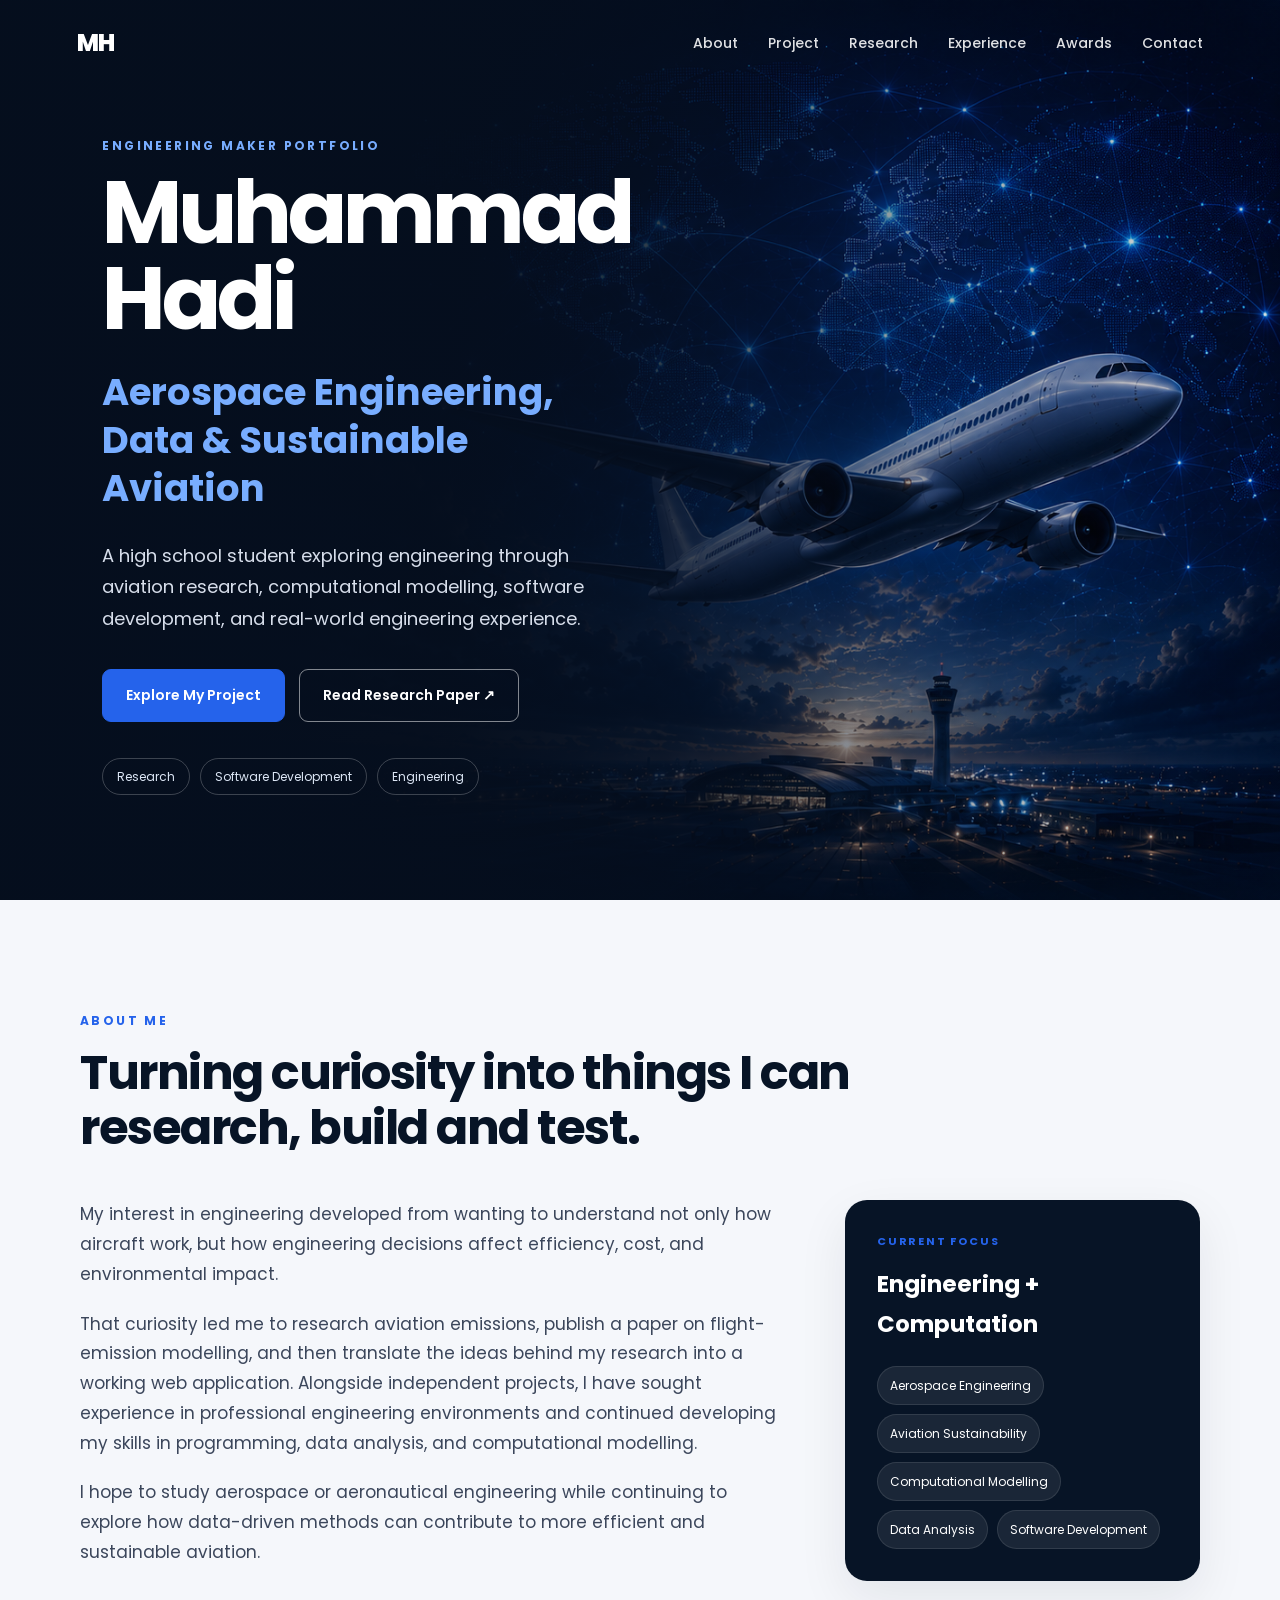
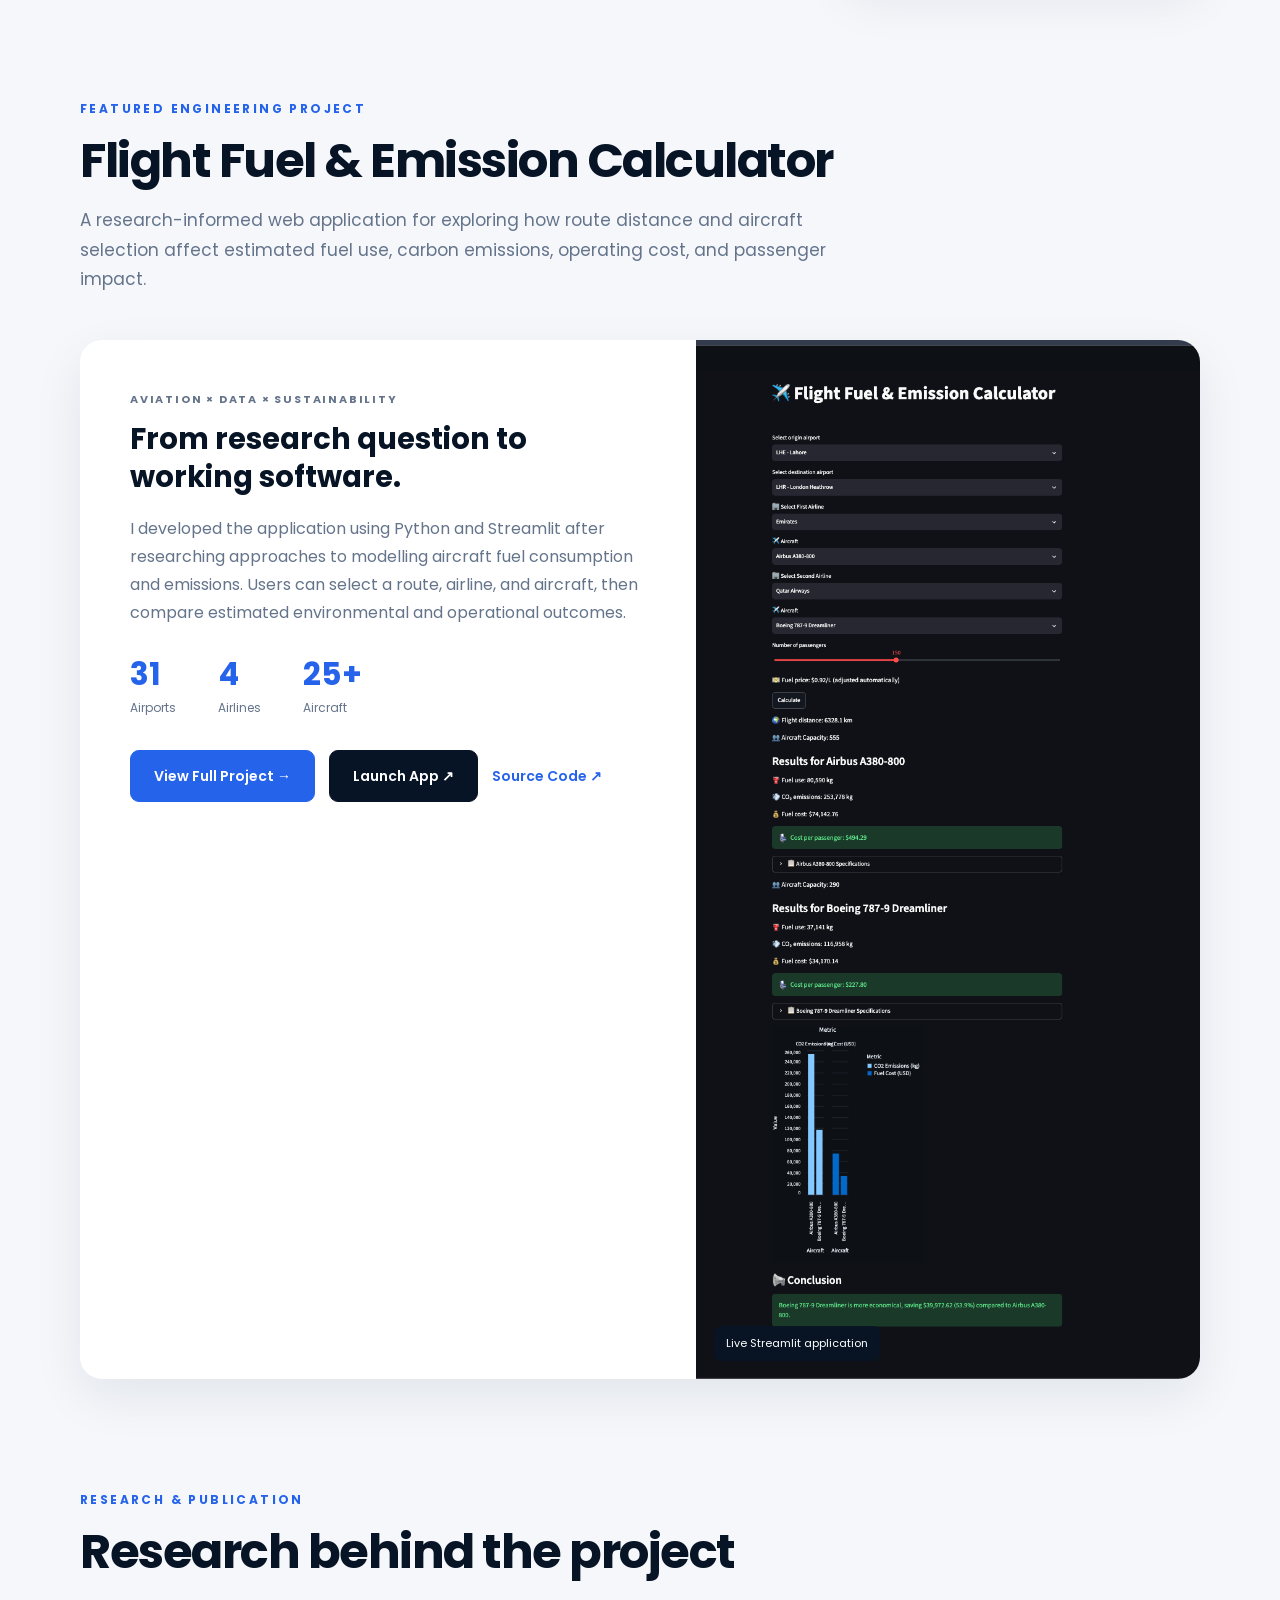
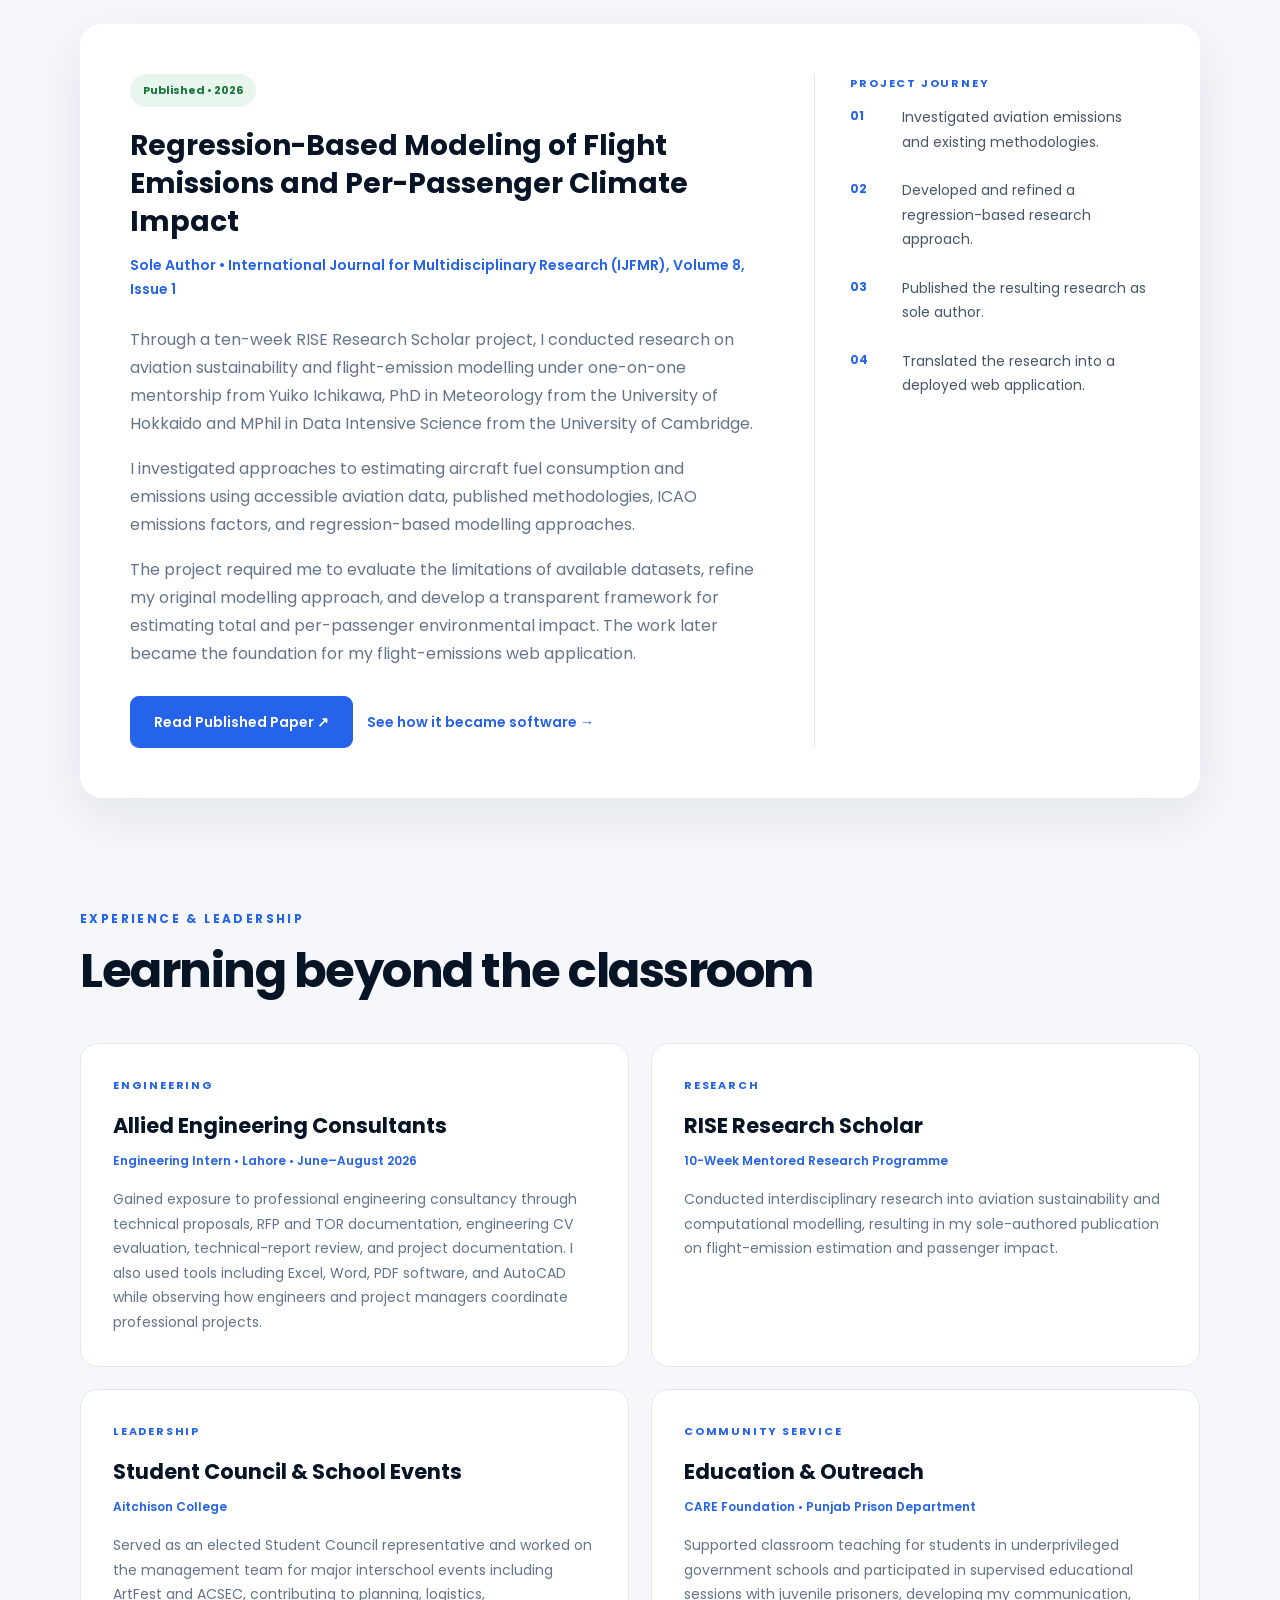
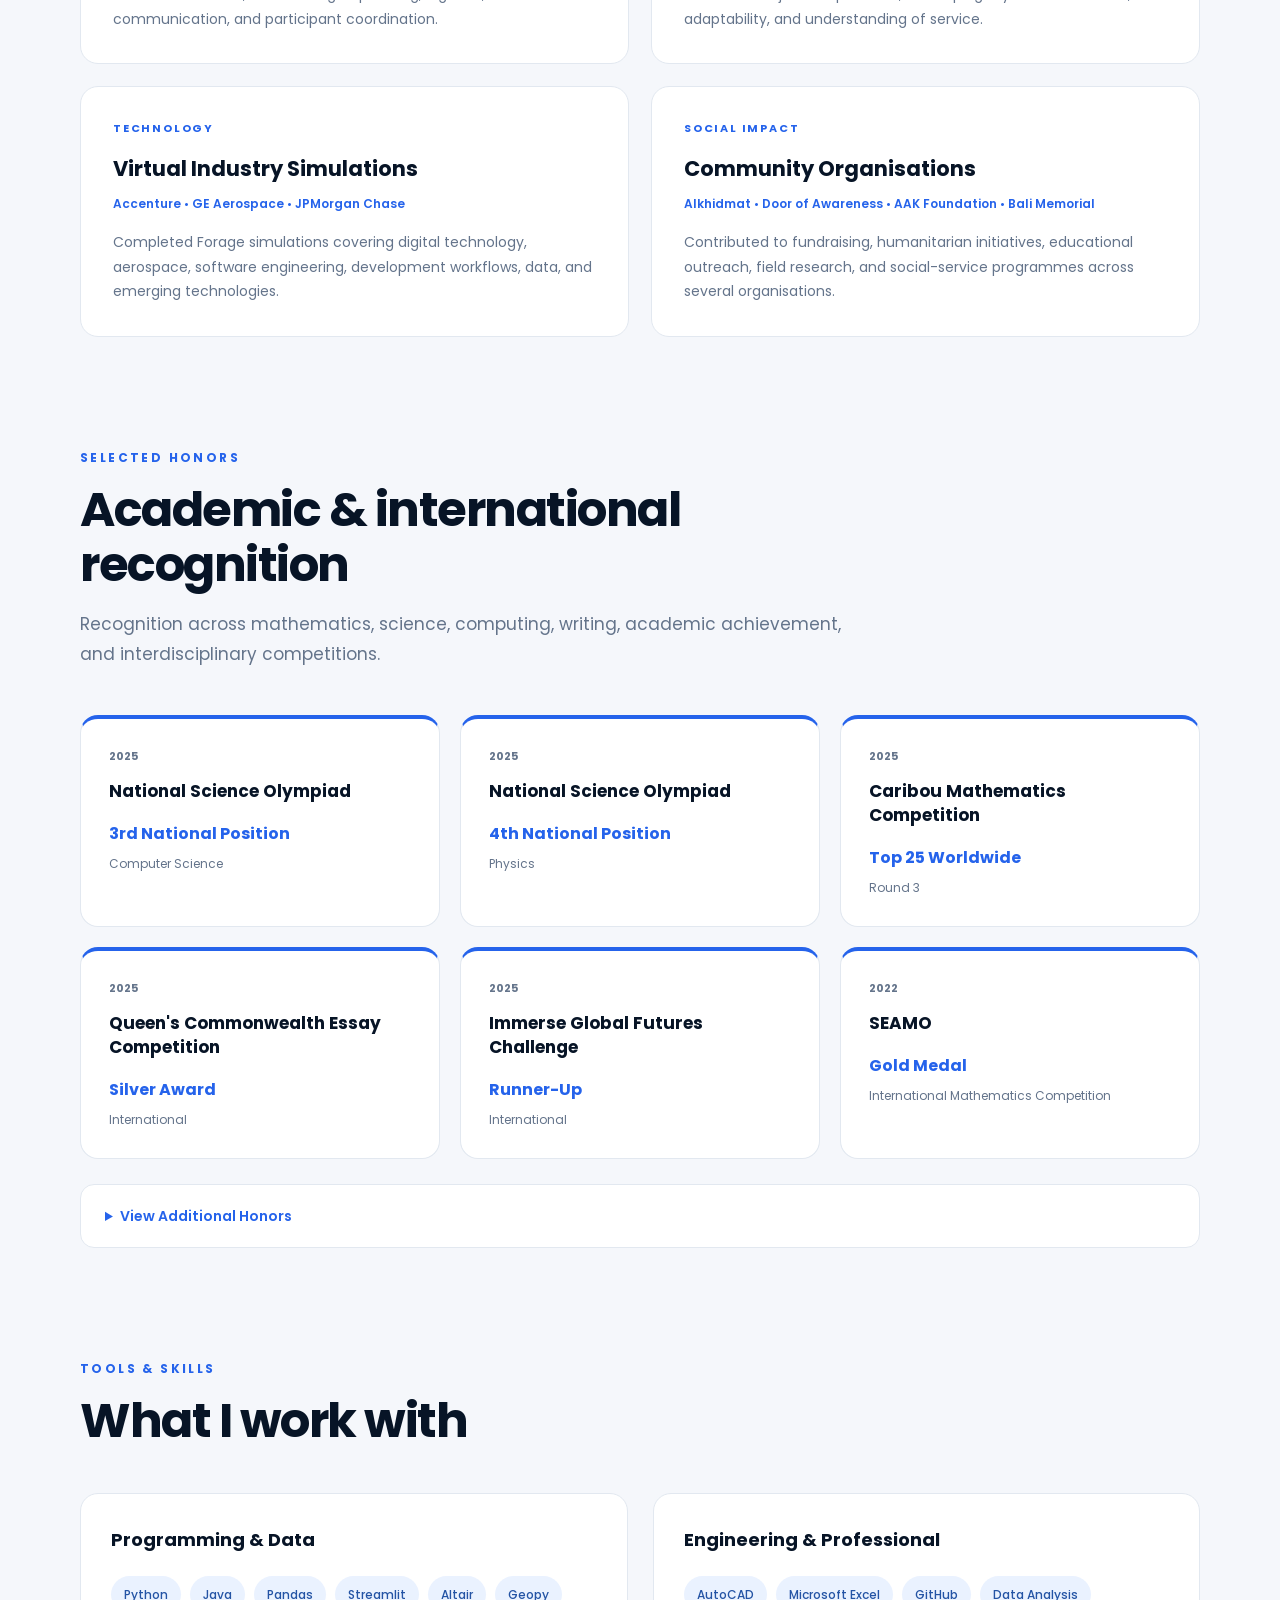
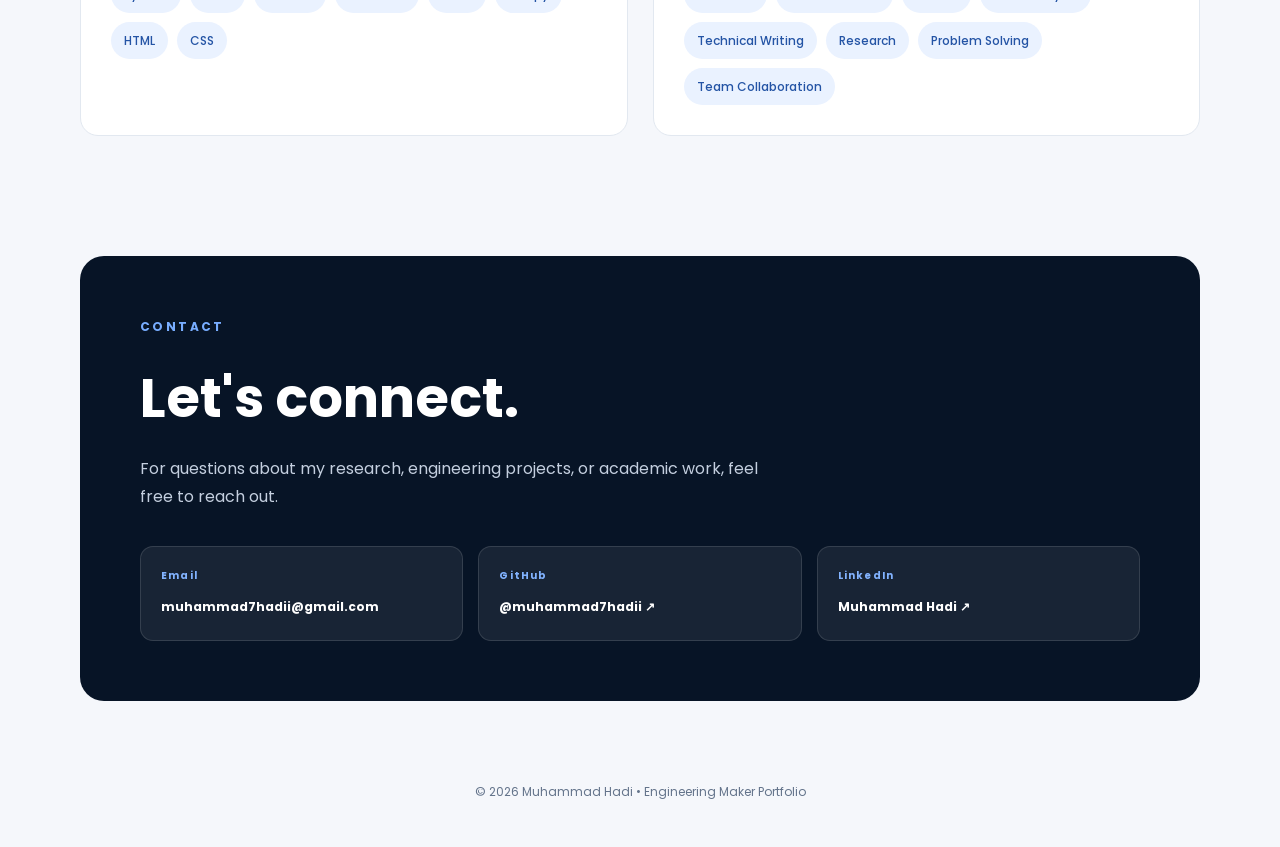
<file: index.html>
<!DOCTYPE html>
<html lang="en">

<head>
    <meta charset="UTF-8">
    <meta name="viewport" content="width=device-width, initial-scale=1.0">

    <title>Muhammad Hadi | Engineering Maker Portfolio</title>

    <meta
        name="description"
        content="Muhammad Hadi's engineering maker portfolio featuring aviation emissions research, software development, engineering experience, awards, and technical projects."
    >

    <link rel="preconnect" href="https://fonts.googleapis.com">
    <link rel="preconnect" href="https://fonts.gstatic.com" crossorigin>

    <link
        href="https://fonts.googleapis.com/css2?family=Poppins:wght@300;400;500;600;700;800&display=swap"
        rel="stylesheet"
    >

    <link rel="stylesheet" href="style.css">
</head>

<body>

<a class="skip-link" href="#main">Skip to content</a>


<!-- =========================================================
     HERO
========================================================= -->

<header class="hero" id="home">

    <nav class="site-nav">

        <div class="nav-inner">

            <a class="brand" href="#home">MH</a>

            <button
                class="menu-toggle"
                aria-label="Open navigation menu"
                aria-expanded="false"
                aria-controls="site-menu"
            >
                <span></span>
                <span></span>
                <span></span>
            </button>

            <div class="nav-links" id="site-menu">
                <a href="#about">About</a>
                <a href="#project">Project</a>
                <a href="#research">Research</a>
                <a href="#experience">Experience</a>
                <a href="#awards">Awards</a>
                <a href="#contact">Contact</a>
            </div>

        </div>

    </nav>


    <div class="hero-content">

        <p class="eyebrow light-eyebrow">
            ENGINEERING MAKER PORTFOLIO
        </p>

        <h1>Muhammad Hadi</h1>

        <h2>
            Aerospace Engineering,
            Data & Sustainable Aviation
        </h2>

        <p class="hero-lead">
            A high school student exploring engineering through
            aviation research, computational modelling, software
            development, and real-world engineering experience.
        </p>

        <div class="hero-buttons">

            <a href="#project" class="btn">
                Explore My Project
            </a>

            <a
                href="https://www.ijfmr.com/research-paper.php?id=67871"
                target="_blank"
                rel="noopener noreferrer"
                class="btn secondary"
            >
                Read Research Paper ↗
            </a>

        </div>

        <div class="hero-tags">
            <span>Research</span>
            <span>Software Development</span>
            <span>Engineering</span>
        </div>

    </div>

</header>


<main id="main">


<!-- =========================================================
     ABOUT
========================================================= -->

<section class="content-section" id="about">

    <div class="section-heading">

        <p class="eyebrow">ABOUT ME</p>

        <h2>
            Turning curiosity into things I can
            research, build and test.
        </h2>

    </div>


    <div class="about-grid">

        <div class="about-copy">

            <p>
                My interest in engineering developed from wanting to understand
                not only how aircraft work, but how engineering decisions affect
                efficiency, cost, and environmental impact.
            </p>

            <p>
                That curiosity led me to research aviation emissions, publish a
                paper on flight-emission modelling, and then translate the ideas
                behind my research into a working web application. Alongside
                independent projects, I have sought experience in professional
                engineering environments and continued developing my skills in
                programming, data analysis, and computational modelling.
            </p>

            <p>
                I hope to study aerospace or aeronautical engineering while
                continuing to explore how data-driven methods can contribute to
                more efficient and sustainable aviation.
            </p>

        </div>


        <aside class="focus-card">

            <p class="card-label">CURRENT FOCUS</p>

            <h3>Engineering + Computation</h3>

            <div class="focus-list">
                <span>Aerospace Engineering</span>
                <span>Aviation Sustainability</span>
                <span>Computational Modelling</span>
                <span>Data Analysis</span>
                <span>Software Development</span>
            </div>

        </aside>

    </div>

</section>


<!-- =========================================================
     FEATURED PROJECT
========================================================= -->

<section class="content-section" id="project">

    <div class="section-heading">

        <p class="eyebrow">FEATURED ENGINEERING PROJECT</p>

        <h2>Flight Fuel & Emission Calculator</h2>

        <p class="section-intro">
            A research-informed web application for exploring how route
            distance and aircraft selection affect estimated fuel use,
            carbon emissions, operating cost, and passenger impact.
        </p>

    </div>


    <div class="project-showcase">

        <div class="project-copy">

            <p class="card-label">
                AVIATION × DATA × SUSTAINABILITY
            </p>

            <h3>From research question to working software.</h3>

            <p>
                I developed the application using Python and Streamlit after
                researching approaches to modelling aircraft fuel consumption
                and emissions. Users can select a route, airline, and aircraft,
                then compare estimated environmental and operational outcomes.
            </p>


            <div class="project-stats">

                <div class="stat">
                    <strong>31</strong>
                    <span>Airports</span>
                </div>

                <div class="stat">
                    <strong>4</strong>
                    <span>Airlines</span>
                </div>

                <div class="stat">
                    <strong>25+</strong>
                    <span>Aircraft</span>
                </div>

            </div>


            <div class="button-row">

                <a
                    href="project.html"
                    target="_blank"
                    class="btn"
                >
                    View Full Project →
                </a>

                <a
                    href="https://flight-emissions-app-g4cgwpxcgribp68v5itqky.streamlit.app/"
                    target="_blank"
                    rel="noopener noreferrer"
                    class="btn dark-btn"
                >
                    Launch App ↗
                </a>

                <a
                    href="https://github.com/mhadijaz69/flight-emissions-app"
                    target="_blank"
                    rel="noopener noreferrer"
                    class="text-link"
                >
                    Source Code ↗
                </a>

            </div>

        </div>


        <div class="project-thumbnail">

            <img
                src="app-screenshot.png"
                alt="Flight Fuel and Emission Calculator application interface"
            >

            <div class="thumbnail-caption">
                Live Streamlit application
            </div>

        </div>

    </div>

</section>


<!-- =========================================================
     RESEARCH
========================================================= -->

<section class="content-section" id="research">

    <div class="section-heading">

        <p class="eyebrow">RESEARCH & PUBLICATION</p>

        <h2>Research behind the project</h2>

    </div>


    <article class="research-card">

        <div class="research-details">

            <span class="status-badge">Published • 2026</span>

            <h3>
                Regression-Based Modeling of Flight Emissions
                and Per-Passenger Climate Impact
            </h3>

            <p class="publication-line">
                Sole Author • International Journal for Multidisciplinary
                Research (IJFMR), Volume 8, Issue 1
            </p>
            
            <p>
              Through a ten-week RISE Research Scholar project, I conducted
              research on aviation sustainability and flight-emission modelling
              under one-on-one mentorship from Yuiko Ichikawa, PhD in Meteorology
              from the University of Hokkaido and MPhil in Data Intensive Science
              from the University of Cambridge.
            </p>

             <p>
             I investigated approaches to estimating aircraft fuel consumption
             and emissions using accessible aviation data, published methodologies,
             ICAO emissions factors, and regression-based modelling approaches.
            </p>

            <p>
                The project required me to evaluate the limitations of available
                datasets, refine my original modelling approach, and develop a
                transparent framework for estimating total and per-passenger
                environmental impact. The work later became the foundation for
                my flight-emissions web application.
            </p>


            <div class="button-row">

                <a
                    href="https://www.ijfmr.com/research-paper.php?id=67871"
                    target="_blank"
                    rel="noopener noreferrer"
                    class="btn"
                >
                    Read Published Paper ↗
                </a>

                <a href="project.html" class="text-link">
                    See how it became software →
                </a>

            </div>

        </div>


        <div class="research-journey">

            <p class="card-label">PROJECT JOURNEY</p>

            <div class="journey-item">
                <span>01</span>
                <p>Investigated aviation emissions and existing methodologies.</p>
            </div>

            <div class="journey-item">
                <span>02</span>
                <p>Developed and refined a regression-based research approach.</p>
            </div>

            <div class="journey-item">
                <span>03</span>
                <p>Published the resulting research as sole author.</p>
            </div>

            <div class="journey-item">
                <span>04</span>
                <p>Translated the research into a deployed web application.</p>
            </div>

        </div>

    </article>

</section>


<!-- =========================================================
     EXPERIENCE
========================================================= -->

<section class="content-section" id="experience">

    <div class="section-heading">

        <p class="eyebrow">EXPERIENCE & LEADERSHIP</p>

        <h2>Learning beyond the classroom</h2>

    </div>


    <div class="experience-grid">


        <article class="experience-card">

            <p class="card-label">ENGINEERING</p>

            <h3>Allied Engineering Consultants</h3>

            <p class="experience-meta">
                Engineering Intern • Lahore • June–August 2026
            </p>

            <p>
                Gained exposure to professional engineering consultancy through
                technical proposals, RFP and TOR documentation, engineering CV
                evaluation, technical-report review, and project documentation.
                I also used tools including Excel, Word, PDF software, and
                AutoCAD while observing how engineers and project managers
                coordinate professional projects.
            </p>

        </article>


        <article class="experience-card">

            <p class="card-label">RESEARCH</p>

            <h3>RISE Research Scholar</h3>

            <p class="experience-meta">
                10-Week Mentored Research Programme
            </p>

            <p>
                Conducted interdisciplinary research into aviation sustainability
                and computational modelling, resulting in my sole-authored
                publication on flight-emission estimation and passenger impact.
            </p>

        </article>


        <article class="experience-card">

            <p class="card-label">LEADERSHIP</p>

            <h3>Student Council & School Events</h3>

            <p class="experience-meta">
                Aitchison College
            </p>

            <p>
                Served as an elected Student Council representative and worked
                on the management team for major interschool events including
                ArtFest and ACSEC, contributing to planning, logistics,
                communication, and participant coordination.
            </p>

        </article>


        <article class="experience-card">

            <p class="card-label">COMMUNITY SERVICE</p>

            <h3>Education & Outreach</h3>

            <p class="experience-meta">
                CARE Foundation • Punjab Prison Department
            </p>

            <p>
                Supported classroom teaching for students in underprivileged
                government schools and participated in supervised educational
                sessions with juvenile prisoners, developing my communication,
                adaptability, and understanding of service.
            </p>

        </article>


        <article class="experience-card">

            <p class="card-label">TECHNOLOGY</p>

            <h3>Virtual Industry Simulations</h3>

            <p class="experience-meta">
                Accenture • GE Aerospace • JPMorgan Chase
            </p>

            <p>
                Completed Forage simulations covering digital technology,
                aerospace, software engineering, development workflows,
                data, and emerging technologies.
            </p>

        </article>


        <article class="experience-card">

            <p class="card-label">SOCIAL IMPACT</p>

            <h3>Community Organisations</h3>

            <p class="experience-meta">
                Alkhidmat • Door of Awareness • AAK Foundation • Bali Memorial
            </p>

            <p>
                Contributed to fundraising, humanitarian initiatives,
                educational outreach, field research, and social-service
                programmes across several organisations.
            </p>

        </article>

    </div>

</section>


<!-- =========================================================
     AWARDS
========================================================= -->

<section class="content-section" id="awards">

    <div class="section-heading">

        <p class="eyebrow">SELECTED HONORS</p>

        <h2>Academic & international recognition</h2>

        <p class="section-intro">
            Recognition across mathematics, science, computing,
            writing, academic achievement, and interdisciplinary competitions.
        </p>

    </div>


    <div class="award-grid">

        <article class="award-card">
            <span class="award-year">2025</span>
            <h3>National Science Olympiad</h3>
            <strong>3rd National Position</strong>
            <p>Computer Science</p>
        </article>

        <article class="award-card">
            <span class="award-year">2025</span>
            <h3>National Science Olympiad</h3>
            <strong>4th National Position</strong>
            <p>Physics</p>
        </article>

        <article class="award-card">
            <span class="award-year">2025</span>
            <h3>Caribou Mathematics Competition</h3>
            <strong>Top 25 Worldwide</strong>
            <p>Round 3</p>
        </article>

        <article class="award-card">
            <span class="award-year">2025</span>
            <h3>Queen's Commonwealth Essay Competition</h3>
            <strong>Silver Award</strong>
            <p>International</p>
        </article>

        <article class="award-card">
            <span class="award-year">2025</span>
            <h3>Immerse Global Futures Challenge</h3>
            <strong>Runner-Up</strong>
            <p>International</p>
        </article>

        <article class="award-card">
            <span class="award-year">2022</span>
            <h3>SEAMO</h3>
            <strong>Gold Medal</strong>
            <p>International Mathematics Competition</p>
        </article>

    </div>


    <details class="additional-awards">

        <summary>View Additional Honors</summary>

        <div class="additional-awards-grid">

            <div>
                <strong>Aitchison College Academic Blazer</strong>
                <span>Outstanding O-Level Academic Achievement • 2025</span>
            </div>

            <div>
                <strong>Immerse Education Essay Competition</strong>
                <span>Honours List • 2025</span>
            </div>

            <div>
                <strong>TeenEagle</strong>
                <span>Honourable Mention • International • 2025</span>
            </div>

            <div>
                <strong>Owlypia</strong>
                <span>Bronze Winner • International • 2025</span>
            </div>

            <div>
                <strong>Caribou Mathematics Competition</strong>
                <span>Top 40 Worldwide • Round 2 • 2024</span>
            </div>

            <div>
                <strong>International Maths Challenge</strong>
                <span>Honourable Mention • Category 4 • 2024</span>
            </div>

            <div>
                <strong>National Science Olympiad</strong>
                <span>Certificate of Appreciation • 2024</span>
            </div>

            <div>
                <strong>IKLC</strong>
                <span>Special Ballpoint Award • 2022</span>
            </div>

            <div>
                <strong>IKSC</strong>
                <span>Special Ballpoint Award • 2022</span>
            </div>

            <div>
                <strong>Kangaroo Mathematics Contest</strong>
                <span>Happy Cube Award • 2022</span>
            </div>

        </div>

    </details>

</section>


<!-- =========================================================
     SKILLS
========================================================= -->

<section class="content-section" id="skills">

    <div class="section-heading">

        <p class="eyebrow">TOOLS & SKILLS</p>

        <h2>What I work with</h2>

    </div>


    <div class="skills-wrapper">

        <div class="skill-group">

            <h3>Programming & Data</h3>

            <div class="skill-tags">
                <span>Python</span>
                <span>Java</span>
                <span>Pandas</span>
                <span>Streamlit</span>
                <span>Altair</span>
                <span>Geopy</span>
                <span>HTML</span>
                <span>CSS</span>
            </div>

        </div>


        <div class="skill-group">

            <h3>Engineering & Professional</h3>

            <div class="skill-tags">
                <span>AutoCAD</span>
                <span>Microsoft Excel</span>
                <span>GitHub</span>
                <span>Data Analysis</span>
                <span>Technical Writing</span>
                <span>Research</span>
                <span>Problem Solving</span>
                <span>Team Collaboration</span>
            </div>

        </div>

    </div>

</section>


<!-- =========================================================
     CONTACT
========================================================= -->

<section class="contact-section" id="contact">

    <p class="eyebrow light-eyebrow">CONTACT</p>

    <h2>Let's connect.</h2>

    <p>
        For questions about my research, engineering projects,
        or academic work, feel free to reach out.
    </p>


    <div class="contact-links">

        <a
            href="mailto:muhammad7hadii@gmail.com"
            class="contact-card"
        >
            <span>Email</span>
            <strong>muhammad7hadii@gmail.com</strong>
        </a>


        <a
            href="https://github.com/mhadijaz69"
            target="_blank"
            rel="noopener noreferrer"
            class="contact-card"
        >
            <span>GitHub</span>
            <strong>@muhammad7hadii ↗</strong>
        </a>


        <a
            href="https://www.linkedin.com/in/muhammad-hadi-9a4661386/"
            target="_blank"
            rel="noopener noreferrer"
            class="contact-card"
        >
            <span>LinkedIn</span>
            <strong>Muhammad Hadi ↗</strong>
        </a>

    </div>

</section>


</main>


<footer>

    <p>
        © <span id="year">2026</span> Muhammad Hadi
        • Engineering Maker Portfolio
    </p>

</footer>


<script src="script.js"></script>

</body>

</html>
</file>
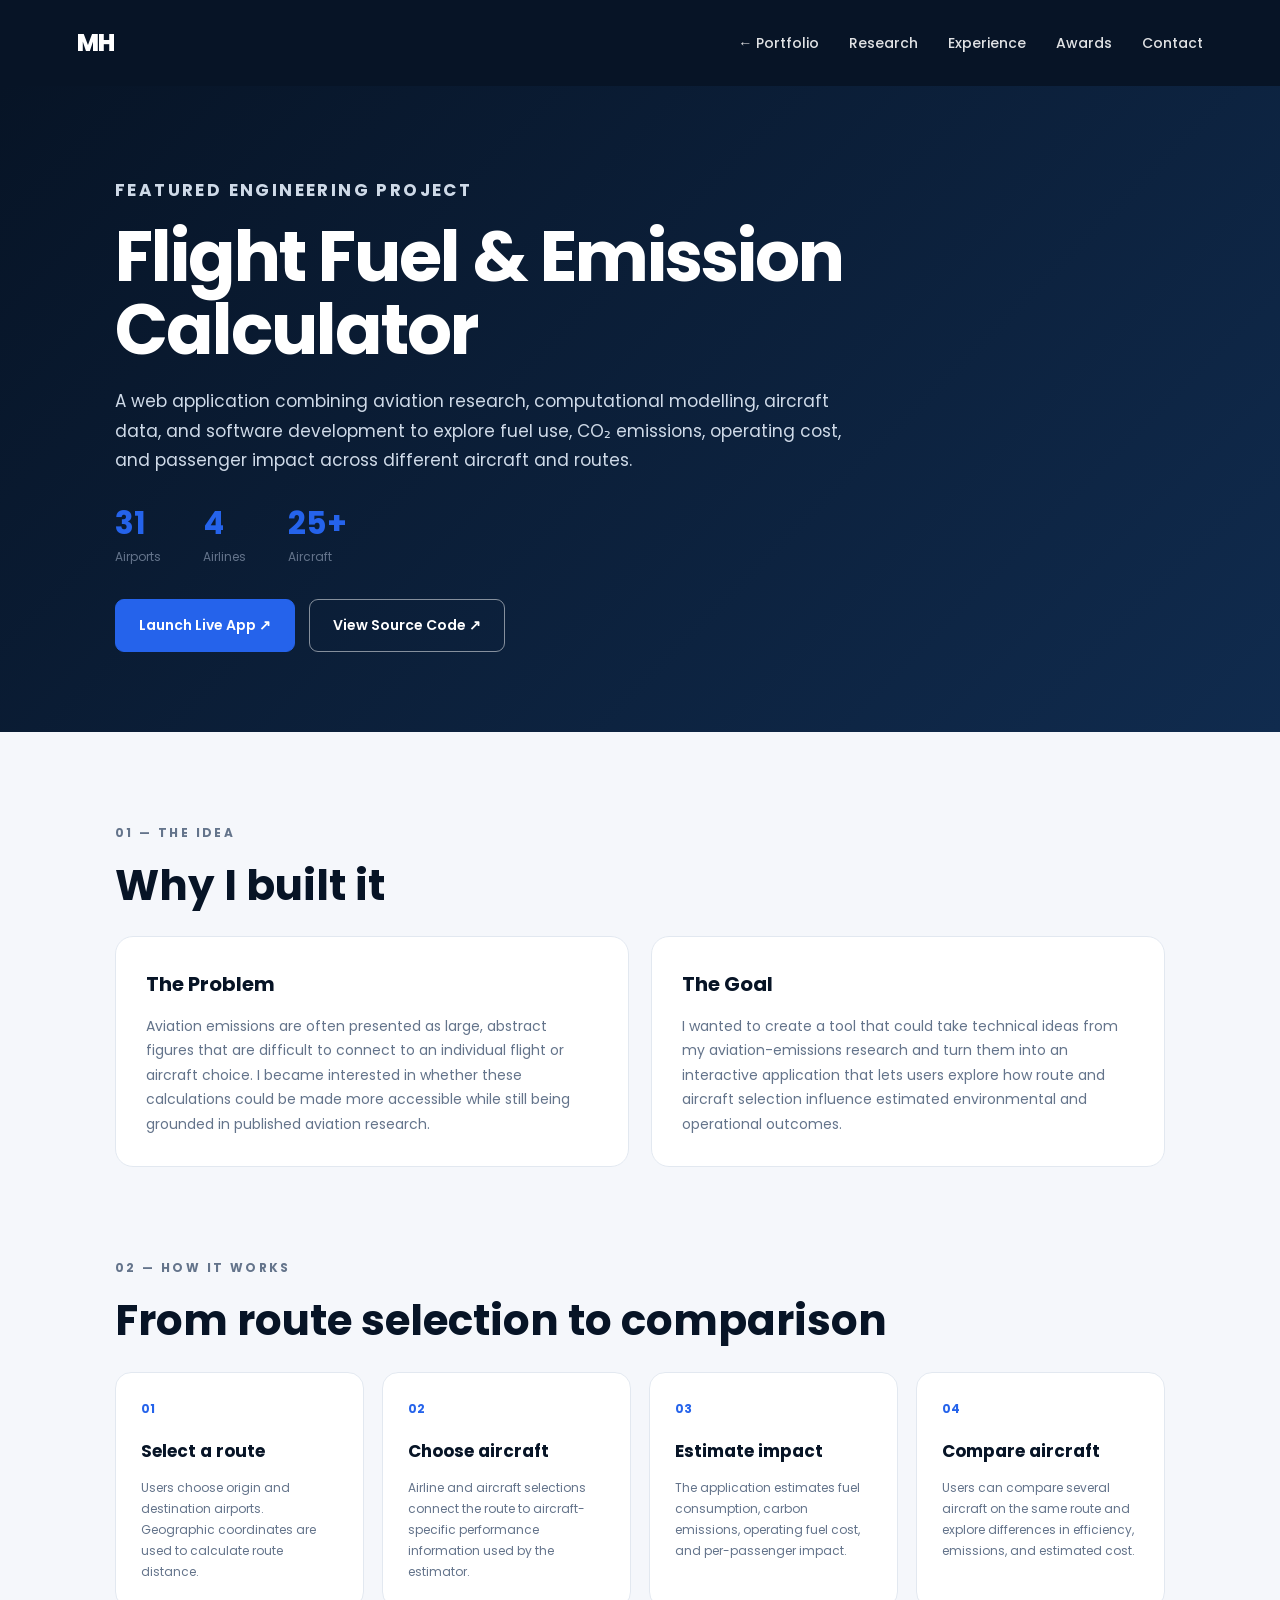
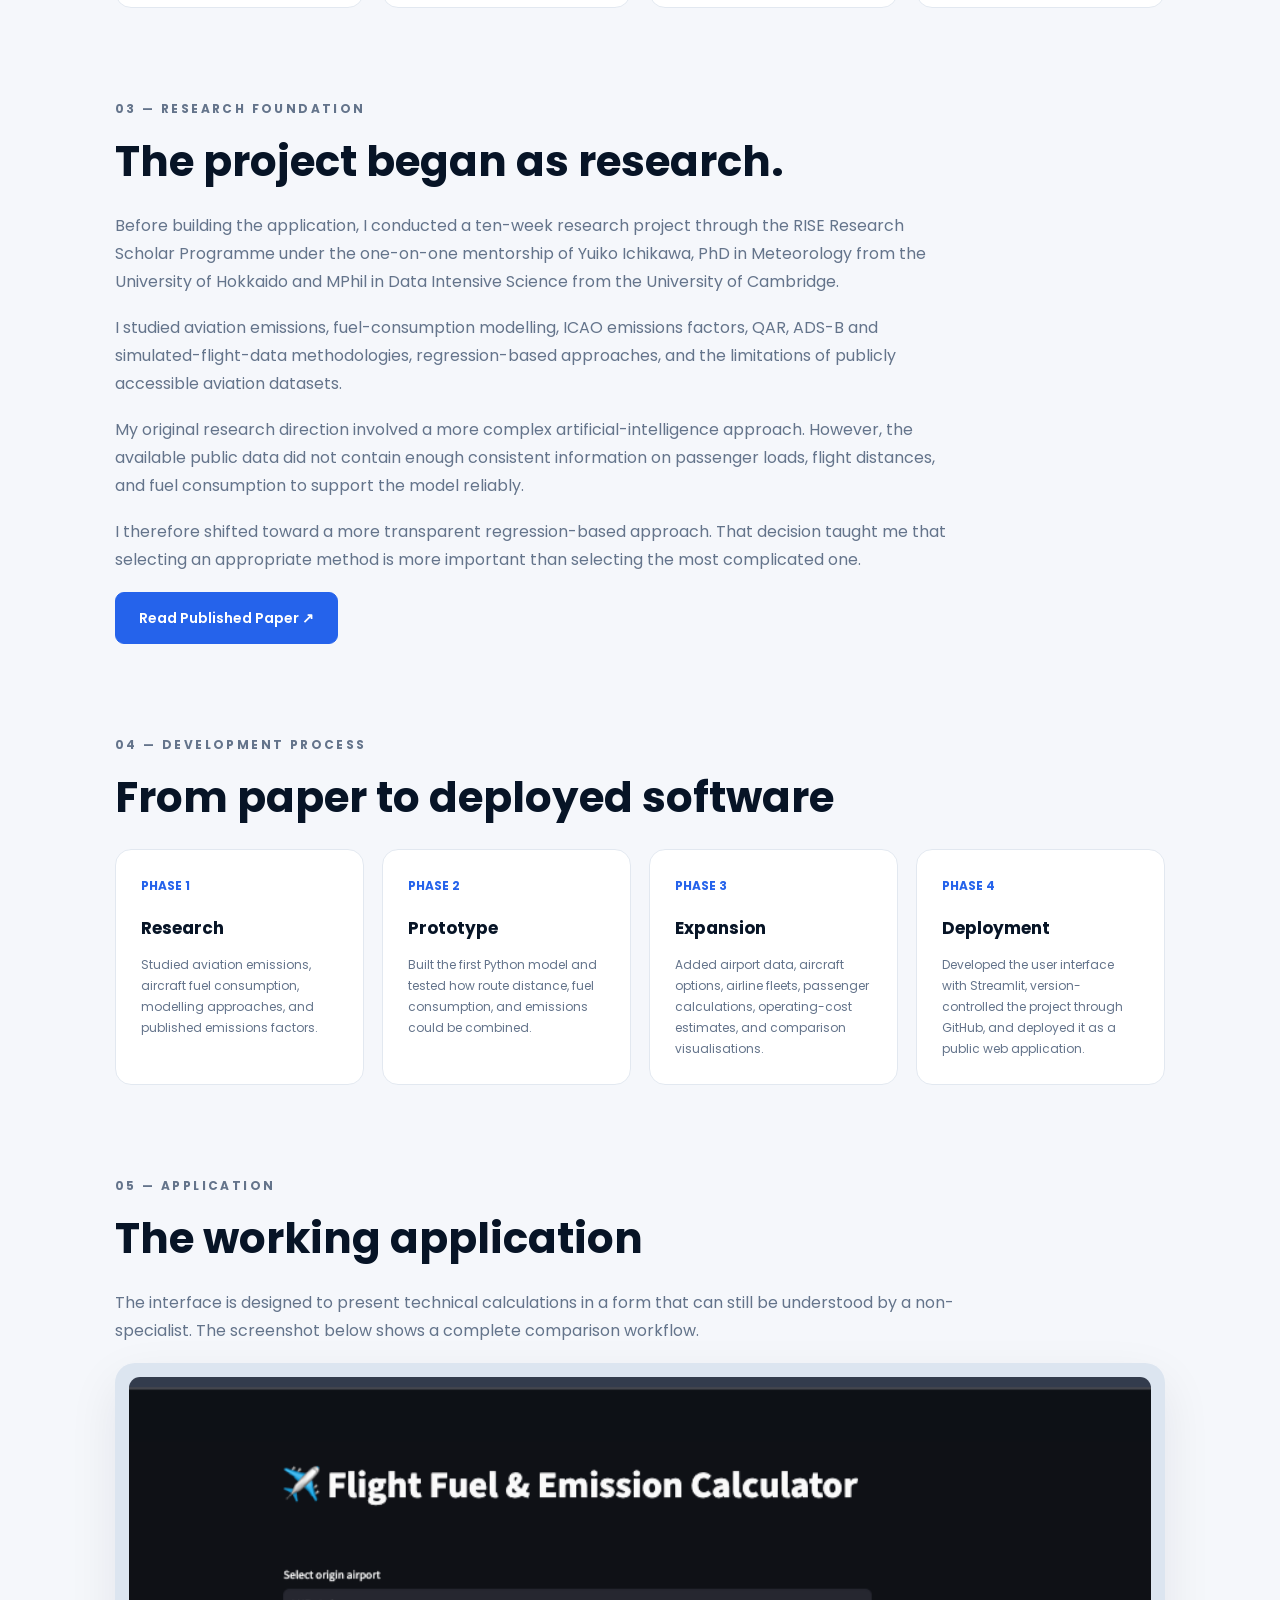
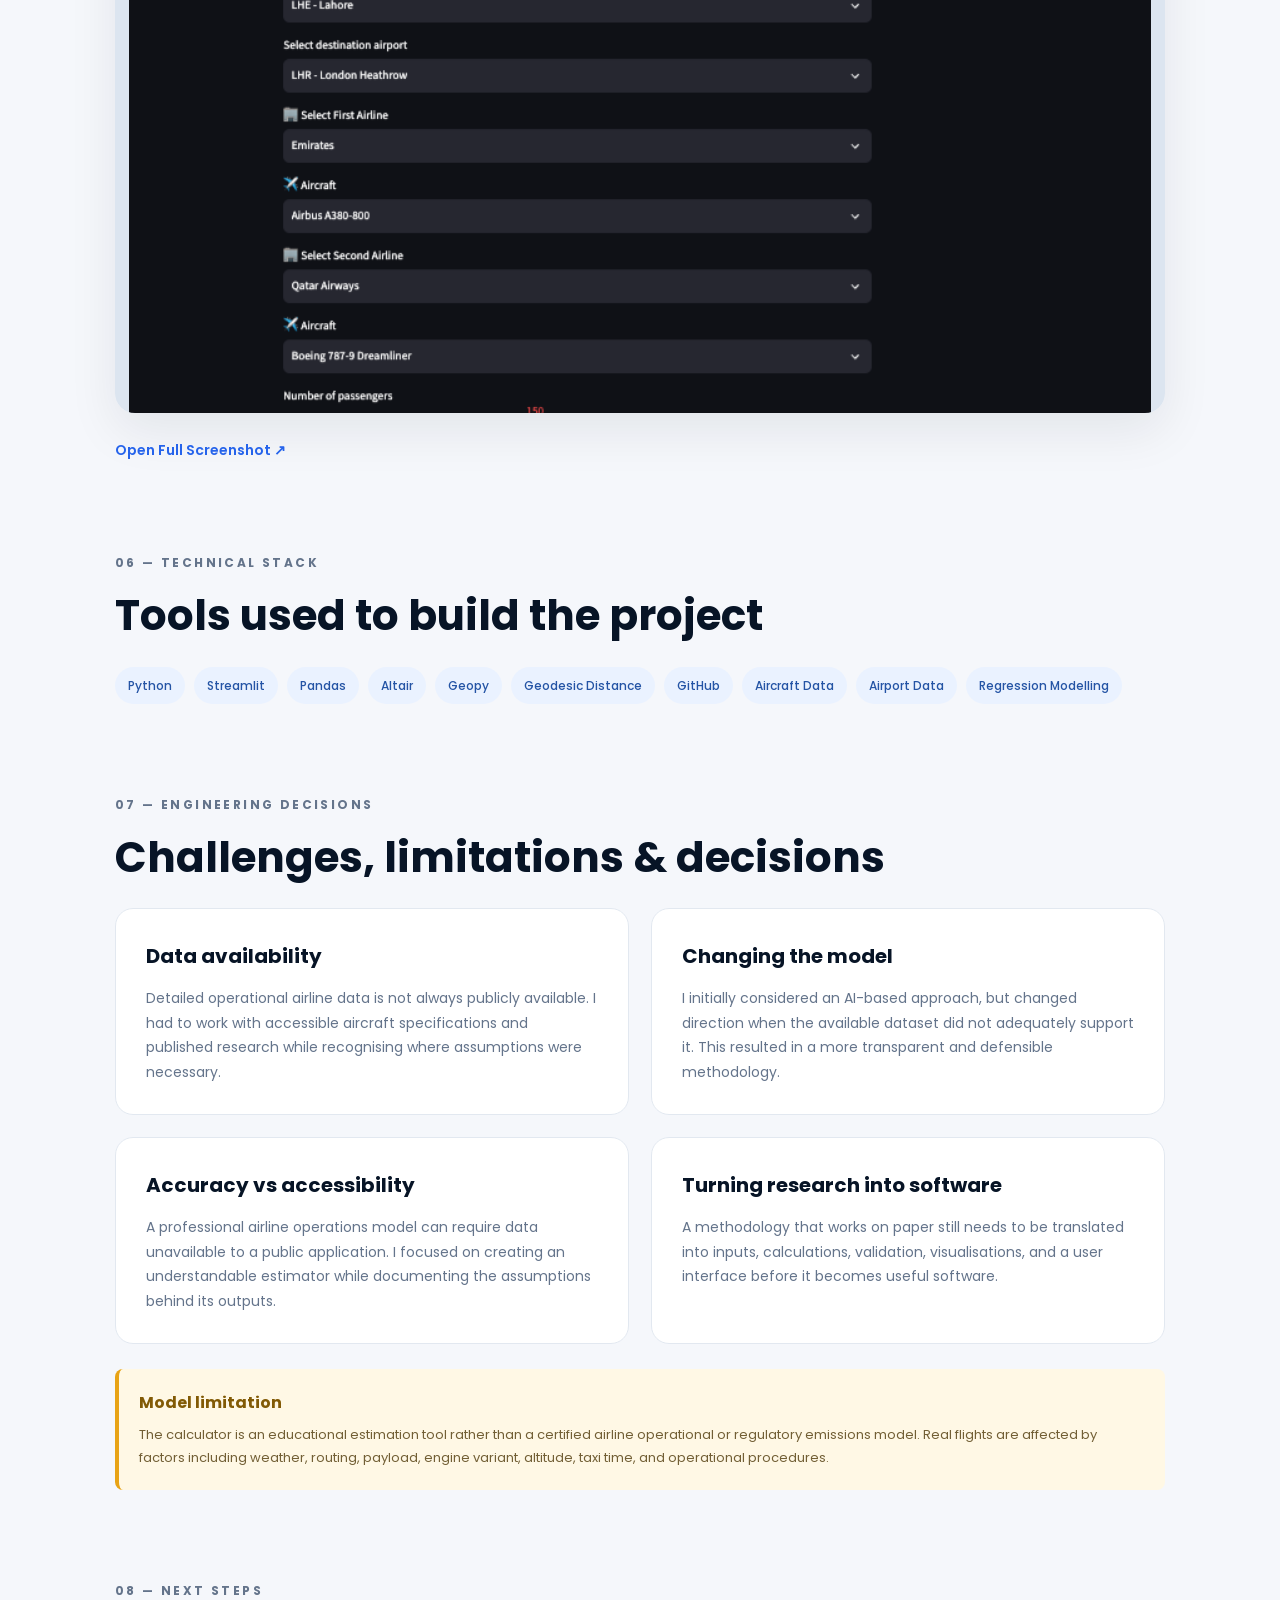
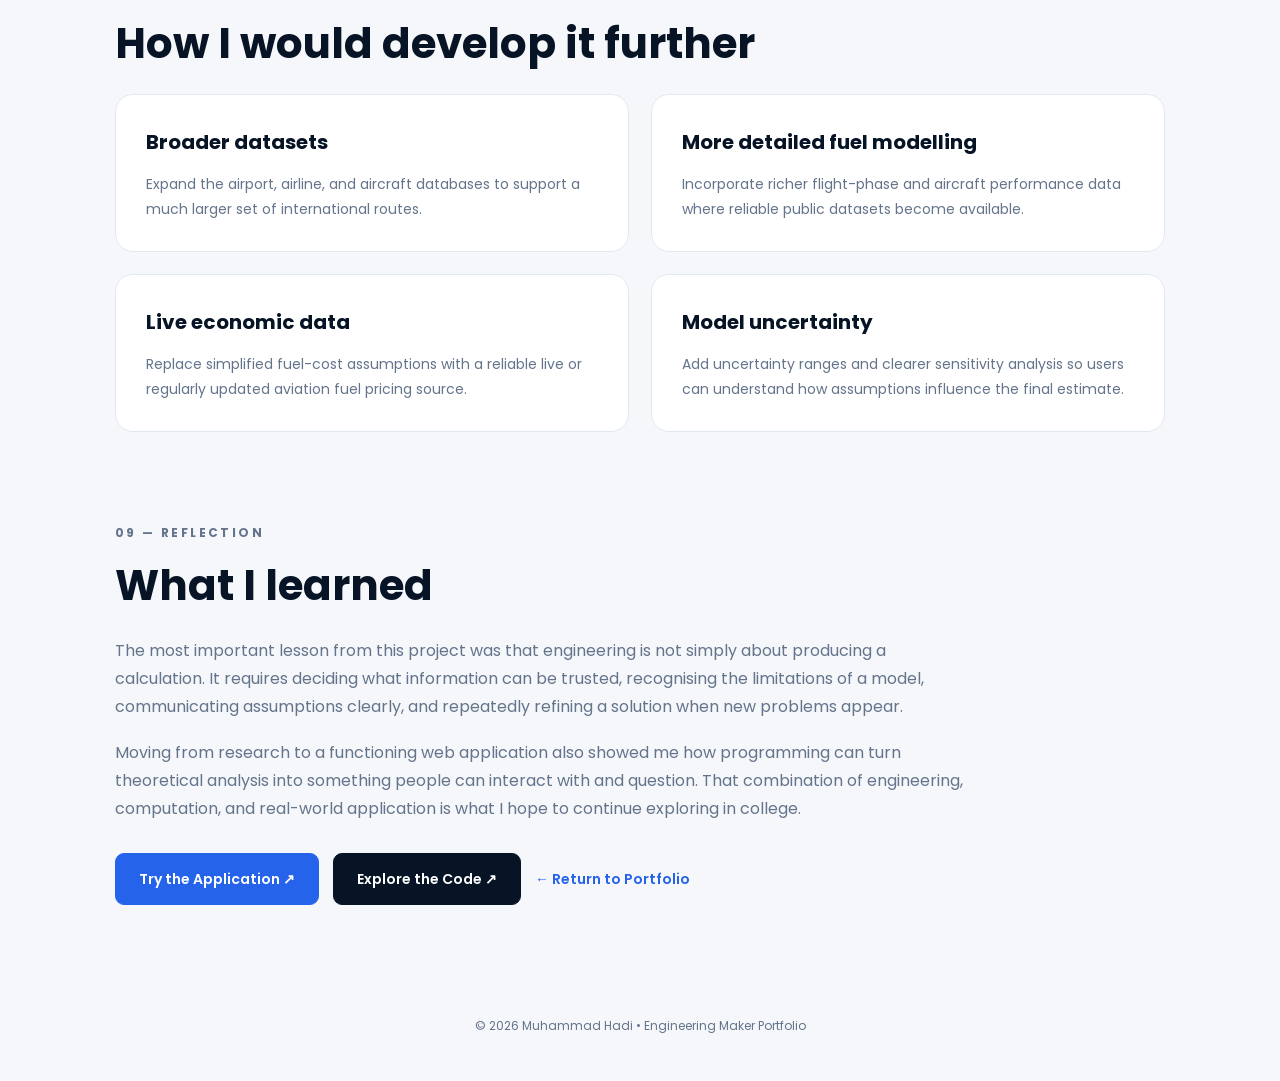
<file: project.html>
<!DOCTYPE html>
<html lang="en">

<head>

    <meta charset="UTF-8">

    <meta name="viewport" content="width=device-width, initial-scale=1.0">

    <title>
        Flight Fuel & Emission Calculator | Muhammad Hadi
    </title>

    <meta
        name="description"
        content="A detailed case study of Muhammad Hadi's Flight Fuel and Emission Calculator, combining aviation research, computational modelling, and software development."
    >

    <link rel="preconnect" href="https://fonts.googleapis.com">

    <link rel="preconnect" href="https://fonts.gstatic.com" crossorigin>

    <link
        href="https://fonts.googleapis.com/css2?family=Poppins:wght@300;400;500;600;700;800&display=swap"
        rel="stylesheet"
    >

    <link rel="stylesheet" href="style.css">

</head>


<body>


<!-- NAVIGATION -->

<nav class="site-nav project-page-nav">

    <div class="nav-inner">

        <a class="brand" href="index.html">MH</a>

        <button
            class="menu-toggle"
            aria-label="Open navigation menu"
            aria-expanded="false"
            aria-controls="site-menu"
        >

            <span></span>
            <span></span>
            <span></span>

        </button>


        <div class="nav-links" id="site-menu">

            <a href="index.html">← Portfolio</a>

            <a href="index.html#research">Research</a>

            <a href="index.html#experience">Experience</a>

            <a href="index.html#awards">Awards</a>

            <a href="index.html#contact">Contact</a>

        </div>

    </div>

</nav>


<!-- PROJECT HERO -->

<header class="project-hero">

    <div class="project-hero-inner">

        <p class="eyebrow light-eyebrow">
            FEATURED ENGINEERING PROJECT
        </p>

        <h1>
            Flight Fuel &
            Emission Calculator
        </h1>

        <p>
            A web application combining aviation research,
            computational modelling, aircraft data, and software
            development to explore fuel use, CO₂ emissions,
            operating cost, and passenger impact across different
            aircraft and routes.
        </p>


        <div class="project-stats">

            <div class="stat">
                <strong>31</strong>
                <span>Airports</span>
            </div>

            <div class="stat">
                <strong>4</strong>
                <span>Airlines</span>
            </div>

            <div class="stat">
                <strong>25+</strong>
                <span>Aircraft</span>
            </div>

        </div>


        <div class="button-row">

            <a
                href="https://flight-emissions-app-g4cgwpxcgribp68v5itqky.streamlit.app/"
                target="_blank"
                rel="noopener noreferrer"
                class="btn"
            >
                Launch Live App ↗
            </a>

            <a
                href="https://github.com/mhadijaz69/flight-emissions-app"
                target="_blank"
                rel="noopener noreferrer"
                class="btn secondary"
            >
                View Source Code ↗
            </a>

        </div>

    </div>

</header>


<main>


<!-- WHY -->

<section class="case-section">

    <p class="eyebrow">01 — THE IDEA</p>

    <h2>
        Why I built it
    </h2>


    <div class="case-grid">

        <article class="case-card">

            <h3>The Problem</h3>

            <p>
                Aviation emissions are often presented as large,
                abstract figures that are difficult to connect to
                an individual flight or aircraft choice. I became
                interested in whether these calculations could be
                made more accessible while still being grounded in
                published aviation research.
            </p>

        </article>


        <article class="case-card">

            <h3>The Goal</h3>

            <p>
                I wanted to create a tool that could take technical
                ideas from my aviation-emissions research and turn
                them into an interactive application that lets
                users explore how route and aircraft selection
                influence estimated environmental and operational
                outcomes.
            </p>

        </article>

    </div>

</section>


<!-- HOW IT WORKS -->

<section class="case-section">

    <p class="eyebrow">02 — HOW IT WORKS</p>

    <h2>
        From route selection to comparison
    </h2>


    <div class="process-grid">

        <article class="process-card">

            <span class="process-number">01</span>

            <h3>Select a route</h3>

            <p>
                Users choose origin and destination airports.
                Geographic coordinates are used to calculate
                route distance.
            </p>

        </article>


        <article class="process-card">

            <span class="process-number">02</span>

            <h3>Choose aircraft</h3>

            <p>
                Airline and aircraft selections connect the route
                to aircraft-specific performance information used
                by the estimator.
            </p>

        </article>


        <article class="process-card">

            <span class="process-number">03</span>

            <h3>Estimate impact</h3>

            <p>
                The application estimates fuel consumption,
                carbon emissions, operating fuel cost, and
                per-passenger impact.
            </p>

        </article>


        <article class="process-card">

            <span class="process-number">04</span>

            <h3>Compare aircraft</h3>

            <p>
                Users can compare several aircraft on the same
                route and explore differences in efficiency,
                emissions, and estimated cost.
            </p>

        </article>

    </div>

</section>


<!-- RESEARCH -->

<section class="case-section">

    <p class="eyebrow">03 — RESEARCH FOUNDATION</p>

    <h2>
        The project began as research.
    </h2>

   <p>
    Before building the application, I conducted a ten-week research
    project through the RISE Research Scholar Programme under the
    one-on-one mentorship of Yuiko Ichikawa, PhD in Meteorology from
    the University of Hokkaido and MPhil in Data Intensive Science
    from the University of Cambridge.
</p>

<p>
    I studied aviation emissions, fuel-consumption modelling, ICAO
    emissions factors, QAR, ADS-B and simulated-flight-data methodologies,
    regression-based approaches, and the limitations of publicly accessible
    aviation datasets.
</p>

    <p>
        My original research direction involved a more complex
        artificial-intelligence approach. However, the available
        public data did not contain enough consistent information
        on passenger loads, flight distances, and fuel consumption
        to support the model reliably.
    </p>

    <p>
        I therefore shifted toward a more transparent
        regression-based approach. That decision taught me that
        selecting an appropriate method is more important than
        selecting the most complicated one.
    </p>


    <div class="button-row">

        <a
            href="https://www.ijfmr.com/research-paper.php?id=67871"
            target="_blank"
            rel="noopener noreferrer"
            class="btn"
        >
            Read Published Paper ↗
        </a>

    </div>

</section>


<!-- DEVELOPMENT -->

<section class="case-section">

    <p class="eyebrow">04 — DEVELOPMENT PROCESS</p>

    <h2>
        From paper to deployed software
    </h2>


    <div class="process-grid">

        <article class="process-card">

            <span class="process-number">PHASE 1</span>

            <h3>Research</h3>

            <p>
                Studied aviation emissions, aircraft fuel
                consumption, modelling approaches, and published
                emissions factors.
            </p>

        </article>


        <article class="process-card">

            <span class="process-number">PHASE 2</span>

            <h3>Prototype</h3>

            <p>
                Built the first Python model and tested how route
                distance, fuel consumption, and emissions could be
                combined.
            </p>

        </article>


        <article class="process-card">

            <span class="process-number">PHASE 3</span>

            <h3>Expansion</h3>

            <p>
                Added airport data, aircraft options, airline
                fleets, passenger calculations, operating-cost
                estimates, and comparison visualisations.
            </p>

        </article>


        <article class="process-card">

            <span class="process-number">PHASE 4</span>

            <h3>Deployment</h3>

            <p>
                Developed the user interface with Streamlit,
                version-controlled the project through GitHub,
                and deployed it as a public web application.
            </p>

        </article>

    </div>

</section>


<!-- SCREENSHOT -->

<section class="case-section">

    <p class="eyebrow">05 — APPLICATION</p>

    <h2>
        The working application
    </h2>

    <p>
        The interface is designed to present technical calculations
        in a form that can still be understood by a non-specialist.
        The screenshot below shows a complete comparison workflow.
    </p>


    <div class="app-shot-shell">

        <img
            src="app-screenshot.png"
            alt="Full interface of the Flight Fuel and Emission Calculator"
        >

    </div>


    <div class="button-row" style="margin-top: 25px;">

        <a
            href="app-screenshot.png"
            target="_blank"
            class="text-link"
        >
            Open Full Screenshot ↗
        </a>

    </div>

</section>


<!-- TECH STACK -->

<section class="case-section">

    <p class="eyebrow">06 — TECHNICAL STACK</p>

    <h2>
        Tools used to build the project
    </h2>


    <div class="skill-tags">

        <span>Python</span>
        <span>Streamlit</span>
        <span>Pandas</span>
        <span>Altair</span>
        <span>Geopy</span>
        <span>Geodesic Distance</span>
        <span>GitHub</span>
        <span>Aircraft Data</span>
        <span>Airport Data</span>
        <span>Regression Modelling</span>

    </div>

</section>


<!-- CHALLENGES -->

<section class="case-section">

    <p class="eyebrow">07 — ENGINEERING DECISIONS</p>

    <h2>
        Challenges, limitations & decisions
    </h2>


    <div class="case-grid">

        <article class="case-card">

            <h3>Data availability</h3>

            <p>
                Detailed operational airline data is not always
                publicly available. I had to work with accessible
                aircraft specifications and published research
                while recognising where assumptions were necessary.
            </p>

        </article>


        <article class="case-card">

            <h3>Changing the model</h3>

            <p>
                I initially considered an AI-based approach, but
                changed direction when the available dataset did
                not adequately support it. This resulted in a more
                transparent and defensible methodology.
            </p>

        </article>


        <article class="case-card">

            <h3>Accuracy vs accessibility</h3>

            <p>
                A professional airline operations model can require
                data unavailable to a public application. I focused
                on creating an understandable estimator while
                documenting the assumptions behind its outputs.
            </p>

        </article>


        <article class="case-card">

            <h3>Turning research into software</h3>

            <p>
                A methodology that works on paper still needs to be
                translated into inputs, calculations, validation,
                visualisations, and a user interface before it
                becomes useful software.
            </p>

        </article>

    </div>


    <div class="model-note">

        <strong>Model limitation</strong>

        <p>
            The calculator is an educational estimation tool rather
            than a certified airline operational or regulatory
            emissions model. Real flights are affected by factors
            including weather, routing, payload, engine variant,
            altitude, taxi time, and operational procedures.
        </p>

    </div>

</section>


<!-- FUTURE -->

<section class="case-section">

    <p class="eyebrow">08 — NEXT STEPS</p>

    <h2>
        How I would develop it further
    </h2>


    <div class="case-grid">

        <article class="case-card">

            <h3>Broader datasets</h3>

            <p>
                Expand the airport, airline, and aircraft databases
                to support a much larger set of international routes.
            </p>

        </article>


        <article class="case-card">

            <h3>More detailed fuel modelling</h3>

            <p>
                Incorporate richer flight-phase and aircraft
                performance data where reliable public datasets
                become available.
            </p>

        </article>


        <article class="case-card">

            <h3>Live economic data</h3>

            <p>
                Replace simplified fuel-cost assumptions with a
                reliable live or regularly updated aviation fuel
                pricing source.
            </p>

        </article>


        <article class="case-card">

            <h3>Model uncertainty</h3>

            <p>
                Add uncertainty ranges and clearer sensitivity
                analysis so users can understand how assumptions
                influence the final estimate.
            </p>

        </article>

    </div>

</section>


<!-- LEARNING -->

<section class="case-section">

    <p class="eyebrow">09 — REFLECTION</p>

    <h2>
        What I learned
    </h2>

    <p>
        The most important lesson from this project was that
        engineering is not simply about producing a calculation.
        It requires deciding what information can be trusted,
        recognising the limitations of a model, communicating
        assumptions clearly, and repeatedly refining a solution
        when new problems appear.
    </p>

    <p>
        Moving from research to a functioning web application also
        showed me how programming can turn theoretical analysis into
        something people can interact with and question. That
        combination of engineering, computation, and real-world
        application is what I hope to continue exploring in college.
    </p>


    <div class="button-row" style="margin-top: 30px;">

        <a
            href="https://flight-emissions-app-g4cgwpxcgribp68v5itqky.streamlit.app/"
            target="_blank"
            rel="noopener noreferrer"
            class="btn"
        >
            Try the Application ↗
        </a>

        <a
            href="https://github.com/mhadijaz69/flight-emissions-app"
            target="_blank"
            rel="noopener noreferrer"
            class="btn dark-btn"
        >
            Explore the Code ↗
        </a>

        <a href="index.html" class="text-link">
            ← Return to Portfolio
        </a>

    </div>

</section>


</main>


<footer>

    <p>
        © <span id="year">2026</span> Muhammad Hadi
        • Engineering Maker Portfolio
    </p>

</footer>


<script src="script.js"></script>

</body>

</html>
</file>
<file: style.css>
/* =========================================================
   VARIABLES
========================================================= */

:root {
    --navy: #071426;
    --navy-light: #102542;
    --blue: #2563eb;
    --blue-dark: #1d4ed8;
    --blue-light: #eaf2ff;

    --text: #172033;
    --muted: #64748b;

    --background: #f5f7fb;
    --white: #ffffff;
    --border: #e2e8f0;

    --shadow:
        0 18px 50px rgba(15, 23, 42, 0.08);

    --radius: 22px;
}


/* =========================================================
   RESET
========================================================= */

* {
    margin: 0;
    padding: 0;
    box-sizing: border-box;
}

html {
    scroll-behavior: smooth;
}

body {
    font-family: "Poppins", sans-serif;
    background: var(--background);
    color: var(--text);
    line-height: 1.75;
    overflow-x: hidden;
}

img {
    max-width: 100%;
}

a {
    color: inherit;
}

button,
a {
    -webkit-tap-highlight-color: transparent;
}

.skip-link {
    position: absolute;
    top: -60px;
    left: 20px;
    background: white;
    color: black;
    padding: 10px 15px;
    z-index: 9999;
}

.skip-link:focus {
    top: 20px;
}


/* =========================================================
   NAVIGATION
========================================================= */

.site-nav {
    position: absolute;
    top: 0;
    left: 0;
    width: 100%;
    z-index: 1000;
    padding: 22px 6%;
}

.nav-inner {
    max-width: 1250px;
    margin: auto;
    display: flex;
    align-items: center;
    justify-content: space-between;
}

.brand {
    color: white;
    text-decoration: none;
    font-weight: 800;
    font-size: 24px;
    letter-spacing: -1px;
}

.nav-links {
    display: flex;
    align-items: center;
    gap: 30px;
}

.nav-links a {
    color: rgba(255,255,255,0.88);
    text-decoration: none;
    font-size: 14px;
    font-weight: 500;
    transition: 0.25s ease;
}

.nav-links a:hover {
    color: #7db2ff;
}

.menu-toggle {
    display: none;
    background: transparent;
    border: 0;
    cursor: pointer;
}

.menu-toggle span {
    display: block;
    width: 26px;
    height: 2px;
    background: white;
    margin: 6px 0;
}


/* =========================================================
   HERO
========================================================= */

.hero {
    min-height: 100vh;
    position: relative;

    display: flex;
    align-items: center;

    background:
        linear-gradient(
            90deg,
            rgba(5, 14, 29, 0.98) 0%,
            rgba(5, 14, 29, 0.96) 35%,
            rgba(5, 14, 29, 0.78) 52%,
            rgba(5, 14, 29, 0.35) 72%,
            rgba(5, 14, 29, 0.12) 100%
        ),
        url("hero-image.png");

    background-size: cover;
    background-position: right center;
    background-repeat: no-repeat;

    padding: 120px 8% 90px;
}

.hero-content {
    width: 48%;
    max-width: 650px;
    color: white;
}

.eyebrow {
    color: var(--blue);
    font-size: 12px;
    font-weight: 700;
    letter-spacing: 2.4px;
    margin-bottom: 14px;
}

.light-eyebrow {
    color: #78adff;
}

.hero h1 {
    font-size: clamp(56px, 7vw, 88px);
    line-height: 0.98;
    letter-spacing: -4px;
    margin-bottom: 25px;
}

.hero h2 {
    color: #78adff;
    font-size: clamp(25px, 3vw, 37px);
    line-height: 1.3;
    margin-bottom: 28px;
}

.hero-lead {
    max-width: 590px;
    font-size: 18px;
    color: #d7deeb;
    margin-bottom: 35px;
}

.hero-buttons,
.button-row {
    display: flex;
    align-items: center;
    gap: 14px;
    flex-wrap: wrap;
}

.hero-tags {
    margin-top: 36px;
    display: flex;
    flex-wrap: wrap;
    gap: 10px;
}

.hero-tags span {
    border: 1px solid rgba(255,255,255,0.22);
    color: #dce6f5;
    border-radius: 100px;
    padding: 7px 14px;
    font-size: 12px;
}


/* =========================================================
   BUTTONS
========================================================= */

.btn {
    display: inline-block;
    padding: 13px 23px;
    border-radius: 9px;

    background: var(--blue);
    color: white;

    text-decoration: none;
    font-weight: 600;
    font-size: 14px;

    border: 1px solid var(--blue);

    transition:
        transform 0.2s ease,
        background 0.2s ease,
        box-shadow 0.2s ease;
}

.btn:hover {
    background: var(--blue-dark);
    transform: translateY(-2px);
    box-shadow: 0 10px 25px rgba(37,99,235,0.25);
}

.secondary {
    background: transparent;
    border-color: rgba(255,255,255,0.5);
}

.secondary:hover {
    background: white;
    color: var(--navy);
    border-color: white;
}

.dark-btn {
    background: var(--navy);
    border-color: var(--navy);
}

.dark-btn:hover {
    background: #122540;
}

.text-link {
    color: var(--blue);
    font-weight: 600;
    font-size: 14px;
    text-decoration: none;
}

.text-link:hover {
    text-decoration: underline;
}


/* =========================================================
   GENERAL SECTIONS
========================================================= */

.content-section {
    width: min(1120px, 88%);
    margin: 110px auto;
}

.section-heading {
    max-width: 770px;
    margin-bottom: 45px;
}

.section-heading h2 {
    font-size: clamp(34px, 4vw, 48px);
    line-height: 1.15;
    letter-spacing: -1.5px;
    color: var(--navy);
    margin-bottom: 18px;
}

.section-intro {
    color: var(--muted);
    font-size: 17px;
}

.card-label {
    color: var(--blue);
    font-size: 11px;
    font-weight: 700;
    letter-spacing: 1.8px;
    margin-bottom: 12px;
}


/* =========================================================
   ABOUT
========================================================= */

.about-grid {
    display: grid;
    grid-template-columns: 1.6fr 0.8fr;
    gap: 55px;
    align-items: start;
}

.about-copy p {
    font-size: 17px;
    color: #3b465b;
    margin-bottom: 20px;
}

.focus-card {
    background: var(--navy);
    color: white;
    padding: 32px;
    border-radius: var(--radius);
    box-shadow: var(--shadow);
}

.focus-card h3 {
    font-size: 23px;
    margin-bottom: 22px;
}

.focus-list {
    display: flex;
    flex-wrap: wrap;
    gap: 9px;
}

.focus-list span {
    background: rgba(255,255,255,0.08);
    border: 1px solid rgba(255,255,255,0.1);
    padding: 8px 12px;
    border-radius: 100px;
    font-size: 12px;
}


/* =========================================================
   PROJECT
========================================================= */

.project-showcase {
    background: white;
    border-radius: var(--radius);
    box-shadow: var(--shadow);
    overflow: hidden;

    display: grid;
    grid-template-columns: 1.1fr 0.9fr;
}

.project-copy {
    padding: 50px;
}

.project-copy h3 {
    font-size: 29px;
    line-height: 1.3;
    margin-bottom: 18px;
    color: var(--navy);
}

.project-copy > p {
    color: var(--muted);
}

.project-stats {
    display: flex;
    gap: 42px;
    margin: 32px 0;
}

.stat {
    display: flex;
    flex-direction: column;
}

.stat strong {
    color: var(--blue);
    font-size: 31px;
    line-height: 1;
}

.stat span {
    color: var(--muted);
    font-size: 12px;
    margin-top: 7px;
}

.project-thumbnail {
    position: relative;
    min-height: 420px;
    background: #edf2f9;
    overflow: hidden;
}

.project-thumbnail img {
    width: 100%;
    height: 100%;
    min-height: 420px;
    object-fit: cover;
    object-position: top center;
    display: block;
}

.thumbnail-caption {
    position: absolute;
    bottom: 18px;
    left: 18px;

    padding: 8px 12px;
    border-radius: 7px;

    color: white;
    background: rgba(7,20,38,0.86);

    font-size: 11px;
}


/* =========================================================
   RESEARCH
========================================================= */

.research-card {
    display: grid;
    grid-template-columns: 1.5fr 0.8fr;
    gap: 55px;

    background: white;
    padding: 50px;
    border-radius: var(--radius);
    box-shadow: var(--shadow);
}

.status-badge {
    display: inline-block;
    background: #e8f5ec;
    color: #18753c;
    border-radius: 100px;
    padding: 7px 13px;
    font-size: 11px;
    font-weight: 700;
    margin-bottom: 20px;
}

.research-details h3 {
    color: var(--navy);
    font-size: 28px;
    line-height: 1.35;
    margin-bottom: 12px;
}

.publication-line {
    color: var(--blue);
    font-weight: 600;
    font-size: 14px;
    margin-bottom: 24px;
}

.mentor-line {
    color: var(--navy);
    font-weight: 600;
    font-size: 14px;
    margin-bottom: 4px;
}

.mentor-credentials {
    color: var(--muted);
    font-size: 12px;
    margin-bottom: 24px;
}

.research-details > p:not(.publication-line) {
    color: var(--muted);
    margin-bottom: 17px;
}

.research-details .button-row {
    margin-top: 28px;
}

.research-journey {
    padding-left: 35px;
    border-left: 1px solid var(--border);
}

.journey-item {
    display: grid;
    grid-template-columns: 38px 1fr;
    gap: 14px;
    margin-bottom: 24px;
}

.journey-item span {
    color: var(--blue);
    font-weight: 700;
    font-size: 12px;
}

.journey-item p {
    color: #475569;
    font-size: 14px;
}


/* =========================================================
   EXPERIENCE
========================================================= */

.experience-grid {
    display: grid;
    grid-template-columns: repeat(2, 1fr);
    gap: 22px;
}

.experience-card {
    background: white;
    padding: 32px;
    border-radius: 18px;
    border: 1px solid var(--border);
    transition: 0.25s ease;
}

.experience-card:hover {
    transform: translateY(-4px);
    box-shadow: var(--shadow);
}

.experience-card h3 {
    color: var(--navy);
    font-size: 21px;
    margin-bottom: 6px;
}

.experience-meta {
    color: var(--blue);
    font-size: 12px;
    font-weight: 600;
    margin-bottom: 16px;
}

.experience-card > p:last-child {
    color: var(--muted);
    font-size: 14px;
}


/* =========================================================
   AWARDS
========================================================= */

.award-grid {
    display: grid;
    grid-template-columns: repeat(3, 1fr);
    gap: 20px;
}

.award-card {
    background: white;
    padding: 28px;
    min-height: 205px;

    border-radius: 18px;
    border: 1px solid var(--border);
    border-top: 4px solid var(--blue);

    transition: 0.25s ease;
}

.award-card:hover {
    transform: translateY(-5px);
    box-shadow: var(--shadow);
}

.award-year {
    display: block;
    color: var(--muted);
    font-size: 11px;
    font-weight: 700;
    margin-bottom: 14px;
}

.award-card h3 {
    color: var(--navy);
    font-size: 17px;
    line-height: 1.4;
    margin-bottom: 16px;
}

.award-card strong {
    display: block;
    color: var(--blue);
    font-size: 16px;
    margin-bottom: 5px;
}

.award-card p {
    color: var(--muted);
    font-size: 12px;
}

.additional-awards {
    margin-top: 25px;
    background: white;
    border: 1px solid var(--border);
    border-radius: 14px;
}

.additional-awards summary {
    cursor: pointer;
    padding: 19px 24px;
    color: var(--blue);
    font-size: 14px;
    font-weight: 600;
}

.additional-awards-grid {
    border-top: 1px solid var(--border);
    padding: 25px;

    display: grid;
    grid-template-columns: repeat(2, 1fr);
    gap: 20px;
}

.additional-awards-grid div {
    display: flex;
    flex-direction: column;
    gap: 5px;
}

.additional-awards-grid strong {
    font-size: 14px;
}

.additional-awards-grid span {
    color: var(--muted);
    font-size: 12px;
}


/* =========================================================
   SKILLS
========================================================= */

.skills-wrapper {
    display: grid;
    grid-template-columns: repeat(2, 1fr);
    gap: 25px;
}

.skill-group {
    background: white;
    border-radius: 18px;
    border: 1px solid var(--border);
    padding: 30px;
}

.skill-group h3 {
    color: var(--navy);
    font-size: 18px;
    margin-bottom: 20px;
}

.skill-tags {
    display: flex;
    flex-wrap: wrap;
    gap: 9px;
}

.skill-tags span {
    background: var(--blue-light);
    color: #2454a5;

    border-radius: 100px;
    padding: 8px 13px;

    font-size: 12px;
    font-weight: 500;
}


/* =========================================================
   CONTACT
========================================================= */

.contact-section {
    background: var(--navy);
    width: min(1120px, 88%);
    margin: 120px auto 60px;

    padding: 60px;

    color: white;
    border-radius: 24px;
}

.contact-section h2 {
    font-size: clamp(36px, 5vw, 54px);
    margin-bottom: 10px;
}

.contact-section > p:not(.eyebrow) {
    color: #c4cfdf;
    max-width: 650px;
}

.contact-links {
    display: grid;
    grid-template-columns: repeat(3, 1fr);
    gap: 15px;
    margin-top: 35px;
}

.contact-card {
    text-decoration: none;

    background: rgba(255,255,255,0.07);
    border: 1px solid rgba(255,255,255,0.12);

    padding: 20px;
    border-radius: 13px;

    transition: 0.2s ease;
}

.contact-card:hover {
    background: rgba(255,255,255,0.12);
    transform: translateY(-3px);
}

.contact-card span {
    display: block;
    color: #82b3ff;
    font-size: 10px;
    font-weight: 700;
    letter-spacing: 1.2px;
    margin-bottom: 7px;
}

.contact-card strong {
    font-size: 12px;
}


/* =========================================================
   FOOTER
========================================================= */

footer {
    text-align: center;
    color: var(--muted);
    padding: 20px 20px 45px;
    font-size: 12px;
}


/* =========================================================
   PROJECT PAGE
========================================================= */

.project-page-nav {
    position: relative;
    background: var(--navy);
}

.project-hero {
    padding: 90px 8% 80px;
    background:
        linear-gradient(
            135deg,
            #071426,
            #102b4e
        );

    color: white;
}

.project-hero-inner {
    width: min(1050px, 100%);
    margin: auto;
}

.project-hero h1 {
    max-width: 850px;

    font-size: clamp(42px, 6vw, 70px);
    line-height: 1.05;
    letter-spacing: -2px;

    margin-bottom: 20px;
}

.project-hero p {
    max-width: 760px;
    color: #cfdae8;
    font-size: 17px;
}

.project-hero .button-row {
    margin-top: 30px;
}

.case-section {
    width: min(1050px, 88%);
    margin: 90px auto;
}

.case-section h2 {
    color: var(--navy);
    font-size: clamp(30px, 4vw, 42px);
    line-height: 1.2;
    margin-bottom: 25px;
}

.case-section > p {
    color: var(--muted);
    max-width: 850px;
    margin-bottom: 18px;
}

.case-grid {
    display: grid;
    grid-template-columns: repeat(2, 1fr);
    gap: 22px;
}

.case-card {
    background: white;
    border: 1px solid var(--border);
    padding: 30px;
    border-radius: 18px;
}

.case-card h3 {
    color: var(--navy);
    font-size: 20px;
    margin-bottom: 12px;
}

.case-card p {
    color: var(--muted);
    font-size: 14px;
}

.process-grid {
    display: grid;
    grid-template-columns: repeat(4, 1fr);
    gap: 18px;
}

.process-card {
    background: white;
    border-radius: 16px;
    padding: 25px;
    border: 1px solid var(--border);
}

.process-number {
    color: var(--blue);
    font-size: 12px;
    font-weight: 700;
    display: block;
    margin-bottom: 18px;
}

.process-card h3 {
    font-size: 17px;
    color: var(--navy);
    margin-bottom: 10px;
}

.process-card p {
    color: var(--muted);
    font-size: 12px;
}

.app-shot-shell {
    background: #dce5f0;
    padding: 14px;
    border-radius: 20px;
    box-shadow: var(--shadow);

    max-height: 650px;
    overflow-y: auto;
}

.app-shot-shell img {
    display: block;
    width: 100%;
    border-radius: 11px;
}

.model-note {
    margin-top: 25px;
    background: #fff8e5;
    border-left: 4px solid #e8a315;
    padding: 20px;
    border-radius: 8px;
}

.model-note strong {
    color: #825a05;
}

.model-note p {
    margin-top: 7px;
    color: #725f35;
    font-size: 13px;
}


/* =========================================================
   TABLET
========================================================= */

@media (max-width: 950px) {

    .hero {
        padding-left: 7%;
        padding-right: 7%;
        background-position: 65% center;
    }

    .hero-content {
        width: 65%;
    }

    .about-grid,
    .project-showcase,
    .research-card {
        grid-template-columns: 1fr;
    }

    .project-thumbnail {
        min-height: 330px;
    }

    .project-thumbnail img {
        min-height: 330px;
        max-height: 420px;
    }

    .research-journey {
        padding-left: 0;
        padding-top: 30px;
        border-left: 0;
        border-top: 1px solid var(--border);
    }

    .award-grid {
        grid-template-columns: repeat(2, 1fr);
    }

    .process-grid {
        grid-template-columns: repeat(2, 1fr);
    }

    .contact-links {
        grid-template-columns: 1fr;
    }

}


/* =========================================================
   MOBILE
========================================================= */

@media (max-width: 720px) {

    .site-nav {
        padding: 18px 24px;
    }

    .menu-toggle {
        display: block;
    }

    .nav-links {
        position: absolute;
        top: 67px;
        right: 22px;

        width: min(270px, calc(100vw - 44px));

        background: rgba(7,20,38,0.97);

        padding: 18px;
        border-radius: 14px;

        display: none;
        flex-direction: column;
        align-items: flex-start;
        gap: 8px;

        box-shadow: 0 15px 40px rgba(0,0,0,0.25);
    }

    .nav-links.open {
        display: flex;
    }

    .nav-links a {
        width: 100%;
        padding: 10px 8px;
    }

    .hero {
        min-height: 100vh;

        padding:
            120px
            24px
            65px;

        background-position: 68% center;
    }

    .hero::before {
        content: "";
        position: absolute;
        inset: 0;
        background: rgba(5,14,29,0.18);
    }

    .hero-content {
        position: relative;
        z-index: 2;
        width: 100%;
    }

    .hero h1 {
        font-size: 52px;
        letter-spacing: -2px;
    }

    .hero h2 {
        font-size: 25px;
    }

    .hero-lead {
        font-size: 15px;
    }

    .hero-buttons {
        align-items: stretch;
        flex-direction: column;
        max-width: 280px;
    }

    .hero-buttons .btn {
        text-align: center;
    }

    .content-section {
        width: 90%;
        margin: 75px auto;
    }

    .section-heading {
        margin-bottom: 30px;
    }

    .about-grid {
        gap: 25px;
    }

    .project-copy {
        padding: 30px 25px;
    }

    .project-stats {
        gap: 25px;
        flex-wrap: wrap;
    }

    .button-row {
        align-items: flex-start;
    }

    .research-card {
        padding: 30px 25px;
        gap: 30px;
    }

    .experience-grid,
    .award-grid,
    .skills-wrapper,
    .additional-awards-grid,
    .case-grid,
    .process-grid {
        grid-template-columns: 1fr;
    }

    .contact-section {
        width: 90%;
        padding: 38px 25px;
        margin-top: 80px;
    }

    .project-hero {
        padding:
            70px
            25px
            65px;
    }

    .project-hero h1 {
        font-size: 43px;
    }

    .case-section {
        width: 90%;
        margin: 70px auto;
    }

}
</file>
